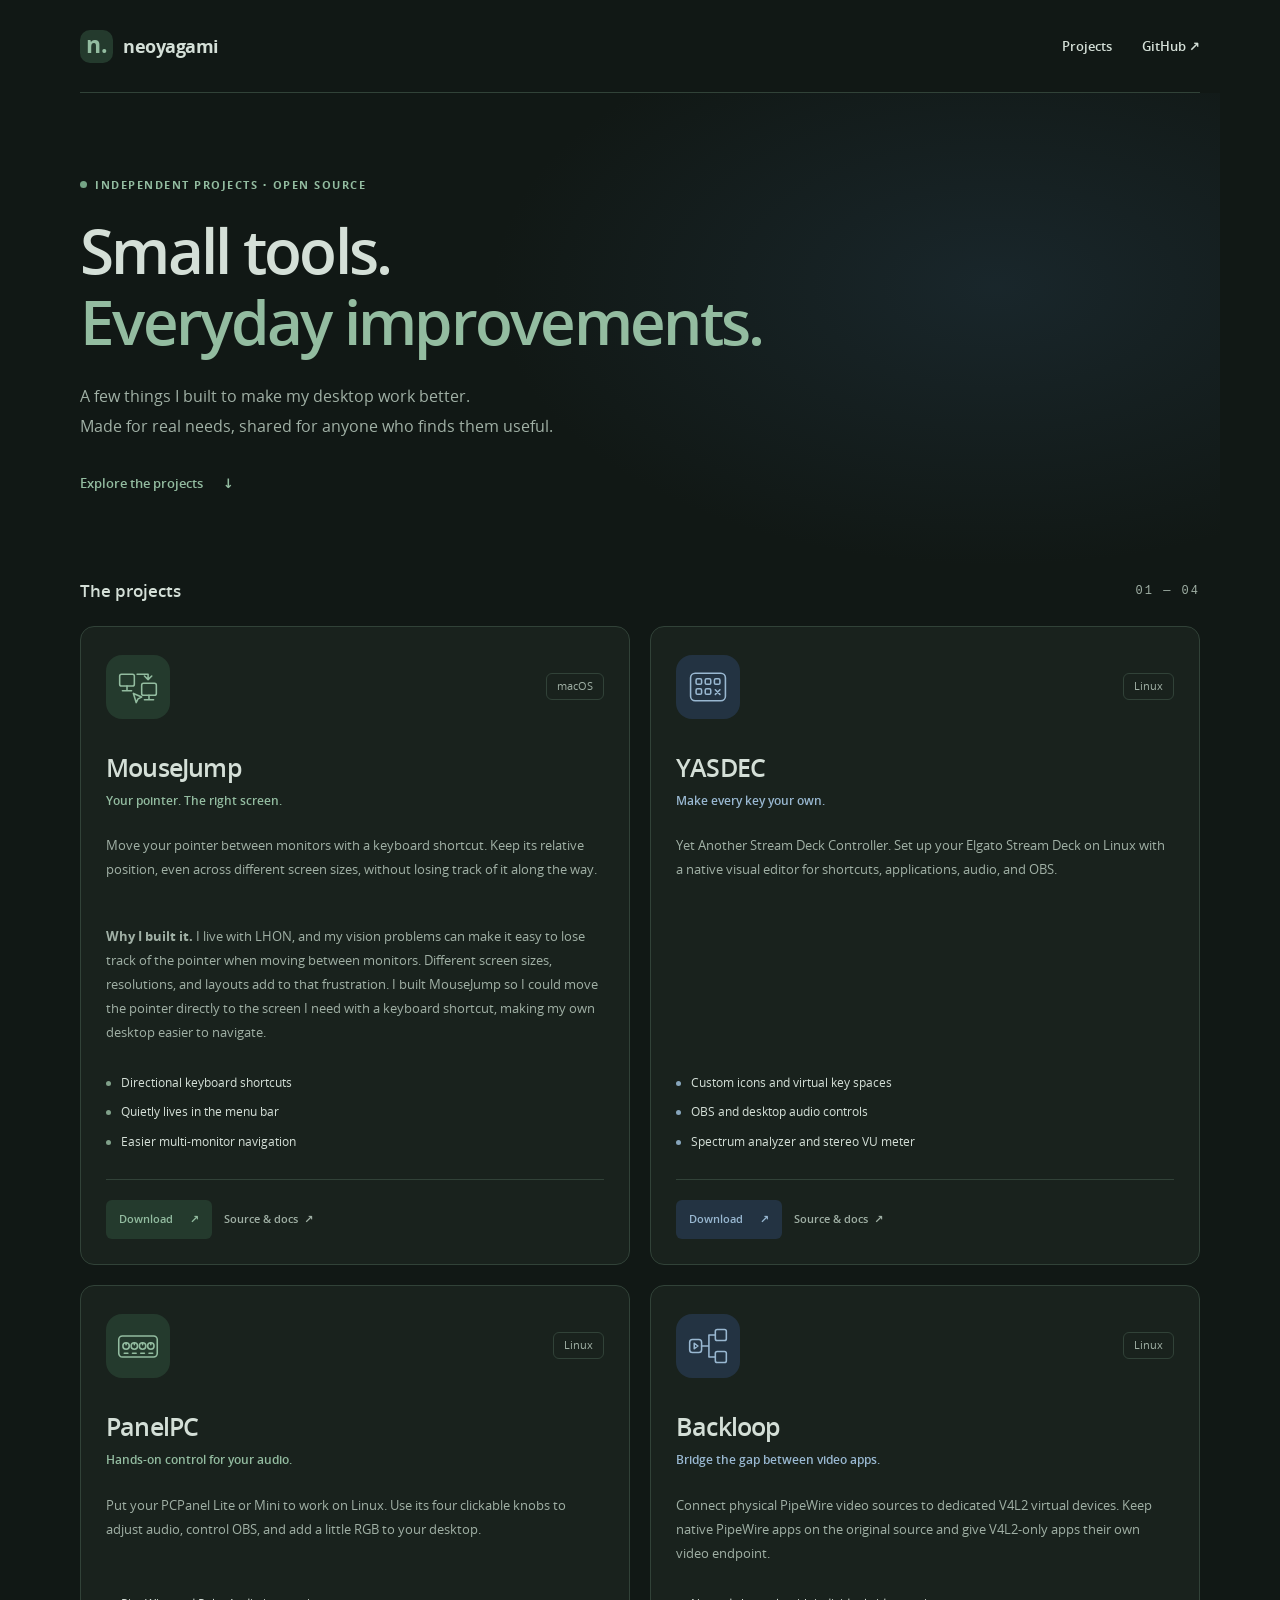
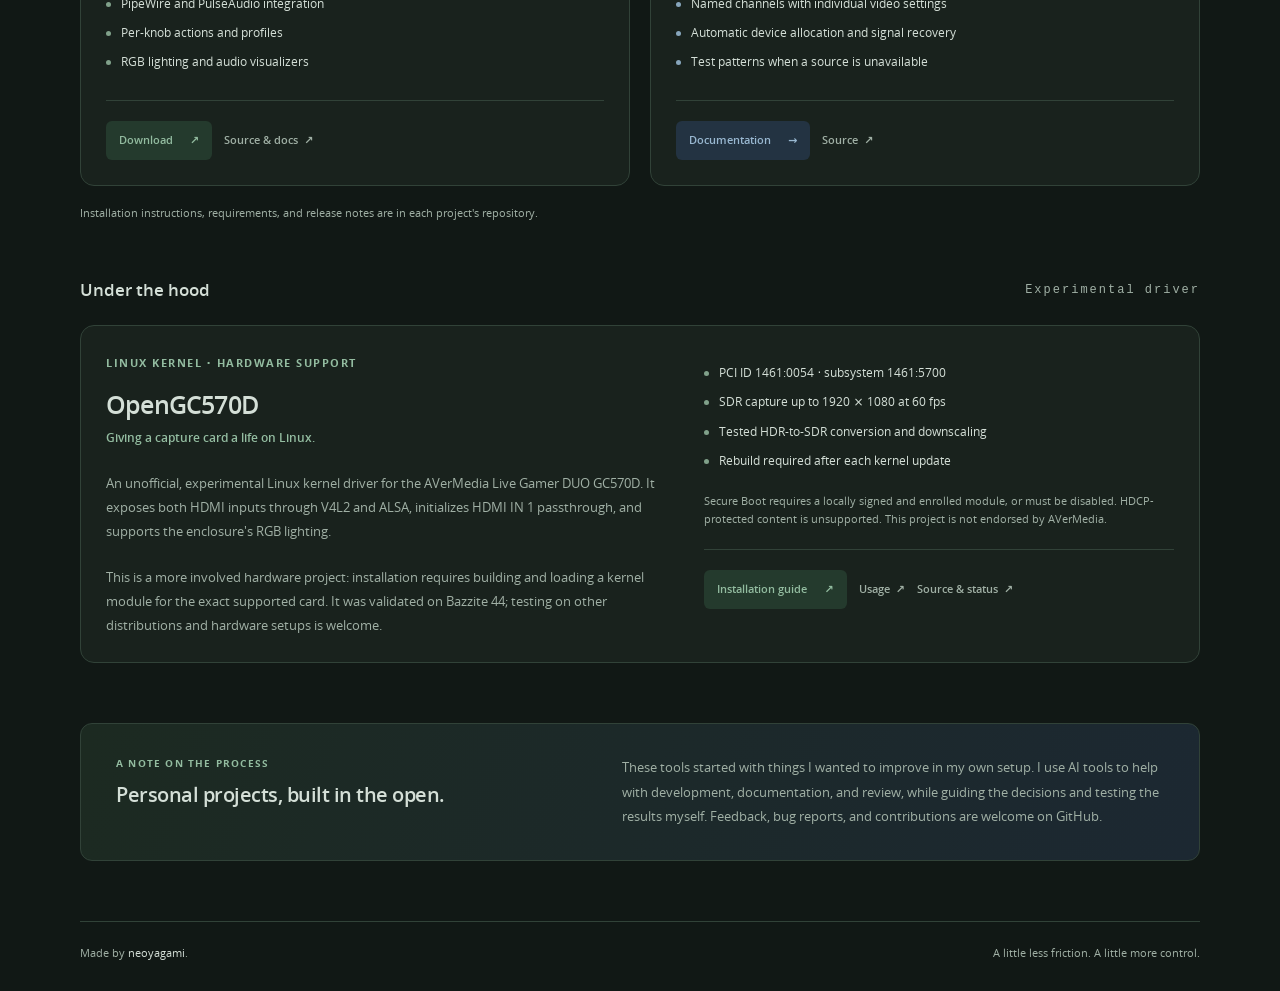
<file: index.html>
<!doctype html>
<html lang="en">
<head>
  <meta charset="utf-8">
  <meta name="viewport" content="width=device-width, initial-scale=1">
  <meta name="color-scheme" content="dark">
  <meta name="theme-color" content="#111815">
  <meta name="description" content="Small, open-source desktop tools by neoyagami. Discover MouseJump for macOS, and YASDEC, PanelPC, and Backloop for Linux.">
  <meta property="og:title" content="neoyagami — Small tools. Everyday improvements.">
  <meta property="og:description" content="Open-source tools for your screens, Stream Deck, desktop audio, and video routing.">
  <meta property="og:type" content="website">
  <meta property="og:url" content="https://neoyagami.github.io/">
  <title>neoyagami — Small tools. Everyday improvements.</title>
  <link rel="icon" href="images/favicon.svg" type="image/svg+xml">
  <link rel="stylesheet" href="stylesheets/styles.css?v=projects-2">
</head>
<body>
  <a class="skip-link" href="#main">Skip to content</a>
  <header class="site-header wrap">
    <a class="wordmark" href="./" aria-label="neoyagami home"><span class="brand-mark" aria-hidden="true">n.</span>neoyagami</a>
    <nav aria-label="Main navigation"><a href="#projects">Projects</a><a href="https://github.com/neoyagami">GitHub <span aria-hidden="true">↗</span></a></nav>
  </header>
  <main id="main" class="wrap">
    <section class="intro" aria-labelledby="intro-title">
      <p class="eyebrow"><span class="status-dot" aria-hidden="true"></span>Independent projects · Open source</p>
      <h1 id="intro-title">Small tools.<br><span>Everyday improvements.</span></h1>
      <p class="intro-copy">A few things I built to make my desktop work better.<br class="desktop-break"> Made for real needs, shared for anyone who finds them useful.</p>
      <a class="intro-link" href="#projects">Explore the projects <span aria-hidden="true">↓</span></a>
    </section>
    <section id="projects" aria-labelledby="projects-title">
      <div class="section-heading"><h2 id="projects-title">The projects</h2><span>01 — 04</span></div>
      <div class="project-grid">
        <article class="project-card">
          <div class="card-top">
            <div class="project-icon" aria-hidden="true"><svg viewBox="0 0 48 48" fill="none" stroke="currentColor" stroke-width="1.7" stroke-linecap="round" stroke-linejoin="round"><rect x="4" y="10" width="16" height="13" rx="2"/><path d="M12 23v5m-5 0h10"/><rect x="28" y="20" width="16" height="13" rx="2"/><path d="M36 33v5m-5 0h10M23 10h12v6m-4-4 4 4 4-4M19 31l3 10 2-4 4-2z"/></svg></div>
            <span class="platform">macOS</span>
          </div>
          <h3>MouseJump</h3>
          <p class="tagline">Your pointer. The right screen.</p>
          <p class="description">Move your pointer between monitors with a keyboard shortcut. Keep its relative position, even across different screen sizes, without losing track of it along the way.</p>
          <p class="description"><strong>Why I built it.</strong> I live with LHON, and my vision problems can make it easy to lose track of the pointer when moving between monitors. Different screen sizes, resolutions, and layouts add to that frustration. I built MouseJump so I could move the pointer directly to the screen I need with a keyboard shortcut, making my own desktop easier to navigate.</p>
          <ul class="features"><li>Directional keyboard shortcuts</li><li>Quietly lives in the menu bar</li><li>Easier multi-monitor navigation</li></ul>
          <div class="card-links"><a class="download" href="https://github.com/neoyagami/MouseJumpApp/releases/latest" aria-label="Download MouseJump">Download <span aria-hidden="true">↗</span></a><a class="source" href="https://github.com/neoyagami/MouseJumpApp" aria-label="View MouseJump source and documentation">Source &amp; docs <span aria-hidden="true">↗</span></a></div>
        </article>
        <article class="project-card blue-card">
          <div class="card-top">
            <div class="project-icon" aria-hidden="true"><svg viewBox="0 0 48 48" fill="none" stroke="currentColor" stroke-width="1.7" stroke-linecap="round" stroke-linejoin="round"><rect x="5" y="9" width="38" height="30" rx="5"/><rect x="11" y="15" width="6" height="6" rx="1.5"/><rect x="21" y="15" width="6" height="6" rx="1.5"/><rect x="31" y="15" width="6" height="6" rx="1.5"/><rect x="11" y="26" width="6" height="6" rx="1.5"/><rect x="21" y="26" width="6" height="6" rx="1.5"/><path d="m32 27 5 5m0-5-5 5"/></svg></div>
            <span class="platform">Linux</span>
          </div>
          <h3>YASDEC</h3>
          <p class="tagline">Make every key your own.</p>
          <p class="description">Yet Another Stream Deck Controller. Set up your Elgato Stream Deck on Linux with a native visual editor for shortcuts, applications, audio, and OBS.</p>
          <ul class="features"><li>Custom icons and virtual key spaces</li><li>OBS and desktop audio controls</li><li>Spectrum analyzer and stereo VU meter</li></ul>
          <div class="card-links"><a class="download" href="https://github.com/neoyagami/yasdec/releases/latest" aria-label="Download YASDEC">Download <span aria-hidden="true">↗</span></a><a class="source" href="https://github.com/neoyagami/yasdec" aria-label="View YASDEC source and documentation">Source &amp; docs <span aria-hidden="true">↗</span></a></div>
        </article>
        <article class="project-card">
          <div class="card-top">
            <div class="project-icon" aria-hidden="true"><svg viewBox="0 0 48 48" fill="none" stroke="currentColor" stroke-width="1.7" stroke-linecap="round" stroke-linejoin="round"><rect x="3" y="13" width="42" height="23" rx="4"/><circle cx="11" cy="24" r="3.5"/><circle cx="20" cy="24" r="3.5"/><circle cx="29" cy="24" r="3.5"/><circle cx="38" cy="24" r="3.5"/><path d="M11 20.5v2m9-2v2m9-2v2m9-2v2M9 32h4m5 0h4m5 0h4m5 0h4"/></svg></div>
            <span class="platform">Linux</span>
          </div>
          <h3>PanelPC</h3>
          <p class="tagline">Hands-on control for your audio.</p>
          <p class="description">Put your PCPanel Lite or Mini to work on Linux. Use its four clickable knobs to adjust audio, control OBS, and add a little RGB to your desktop.</p>
          <ul class="features"><li>PipeWire and PulseAudio integration</li><li>Per-knob actions and profiles</li><li>RGB lighting and audio visualizers</li></ul>
          <div class="card-links"><a class="download" href="https://github.com/neoyagami/PanelPCLlit/releases/latest" aria-label="Download PanelPC">Download <span aria-hidden="true">↗</span></a><a class="source" href="https://github.com/neoyagami/PanelPCLlit" aria-label="View PanelPC source and documentation">Source &amp; docs <span aria-hidden="true">↗</span></a></div>
        </article>
        <article class="project-card blue-card">
          <div class="card-top">
            <div class="project-icon" aria-hidden="true"><svg viewBox="0 0 48 48" fill="none" stroke="currentColor" stroke-width="1.7" stroke-linecap="round" stroke-linejoin="round"><rect x="4" y="17" width="13" height="14" rx="3"/><path d="M17 24h8m0 0V12h7m-7 12v12h7"/><rect x="32" y="6" width="12" height="12" rx="2"/><rect x="32" y="30" width="12" height="12" rx="2"/><path d="m9 21 4 3-4 3z"/></svg></div>
            <span class="platform">Linux</span>
          </div>
          <h3>Backloop</h3>
          <p class="tagline">Bridge the gap between video apps.</p>
          <p class="description">Connect physical PipeWire video sources to dedicated V4L2 virtual devices. Keep native PipeWire apps on the original source and give V4L2-only apps their own video endpoint.</p>
          <ul class="features"><li>Named channels with individual video settings</li><li>Automatic device allocation and signal recovery</li><li>Test patterns when a source is unavailable</li></ul>
          <div class="card-links"><a class="download" href="backloop.html">Documentation <span aria-hidden="true">→</span></a><a class="source" href="https://github.com/neoyagami/backloop" aria-label="View Backloop source">Source <span aria-hidden="true">↗</span></a></div>
        </article>
      </div>
      <p class="project-note">Installation instructions, requirements, and release notes are in each project's repository.</p>
    </section>
    <section class="driver-section" aria-labelledby="driver-title">
      <div class="section-heading"><h2 id="driver-title">Under the hood</h2><span>Experimental driver</span></div>
      <article class="project-card driver-card">
        <div>
          <p class="eyebrow">Linux kernel · Hardware support</p>
          <h3>OpenGC570D</h3>
          <p class="tagline">Giving a capture card a life on Linux.</p>
          <p class="description">An unofficial, experimental Linux kernel driver for the AVerMedia Live Gamer DUO GC570D. It exposes both HDMI inputs through V4L2 and ALSA, initializes HDMI IN 1 passthrough, and supports the enclosure's RGB lighting.</p>
          <p class="description">This is a more involved hardware project: installation requires building and loading a kernel module for the exact supported card. It was validated on Bazzite 44; testing on other distributions and hardware setups is welcome.</p>
        </div>
        <div>
          <ul class="features"><li>PCI ID 1461:0054 · subsystem 1461:5700</li><li>SDR capture up to 1920 × 1080 at 60 fps</li><li>Tested HDR-to-SDR conversion and downscaling</li><li>Rebuild required after each kernel update</li></ul>
          <p class="project-note">Secure Boot requires a locally signed and enrolled module, or must be disabled. HDCP-protected content is unsupported. This project is not endorsed by AVerMedia.</p>
          <div class="card-links"><a class="download" href="https://github.com/neoyagami/OpenGC570D/blob/main/docs/INSTALL.md">Installation guide <span aria-hidden="true">↗</span></a><a class="source" href="https://github.com/neoyagami/OpenGC570D/blob/main/docs/USAGE.md">Usage <span aria-hidden="true">↗</span></a><a class="source" href="https://github.com/neoyagami/OpenGC570D">Source &amp; status <span aria-hidden="true">↗</span></a></div>
        </div>
      </article>
    </section>
    <aside class="about" aria-labelledby="about-title">
      <div><p class="eyebrow">A note on the process</p><h2 id="about-title">Personal projects, built in the open.</h2></div>
      <p>These tools started with things I wanted to improve in my own setup. I use AI tools to help with development, documentation, and review, while guiding the decisions and testing the results myself. Feedback, bug reports, and contributions are welcome on GitHub.</p>
    </aside>
  </main>
  <footer class="site-footer wrap"><p>Made by <a href="https://github.com/neoyagami">neoyagami</a>.</p><p>A little less friction. A little more control.</p></footer>
</body>
</html>
</file>
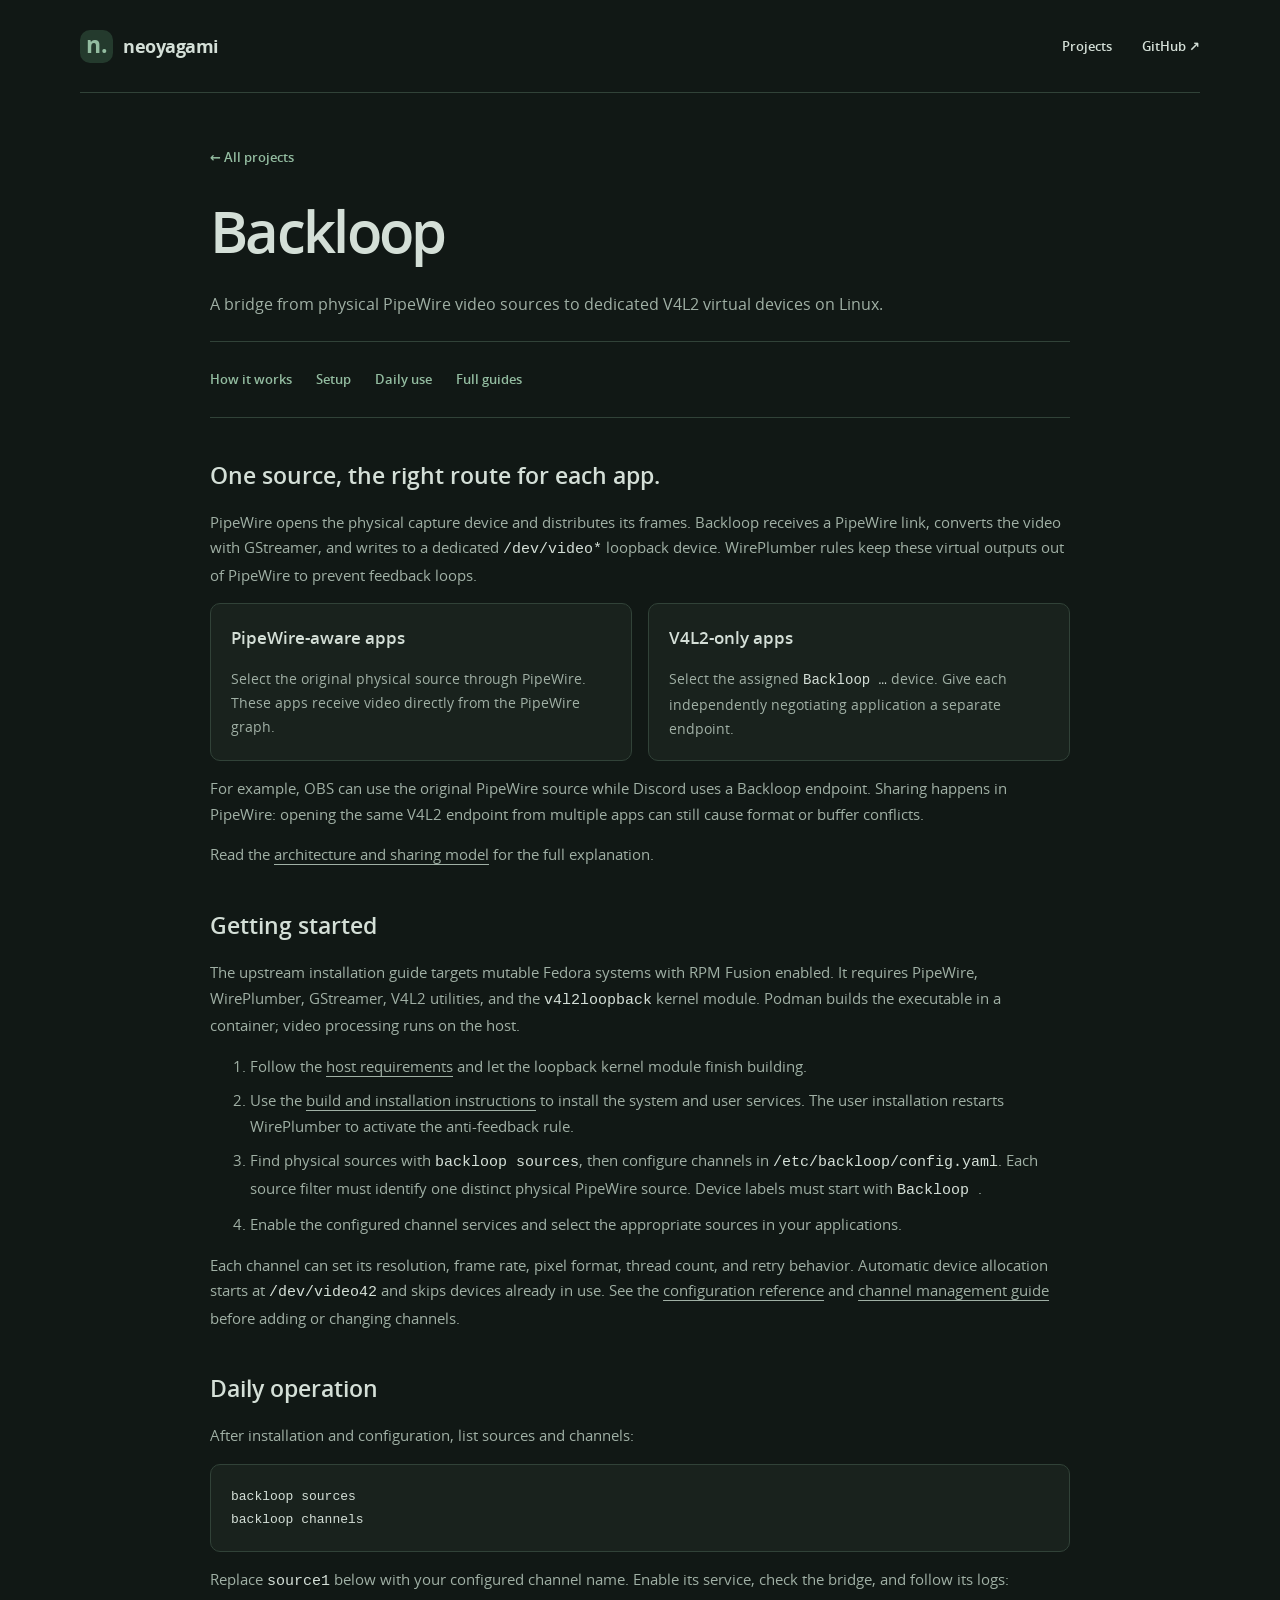
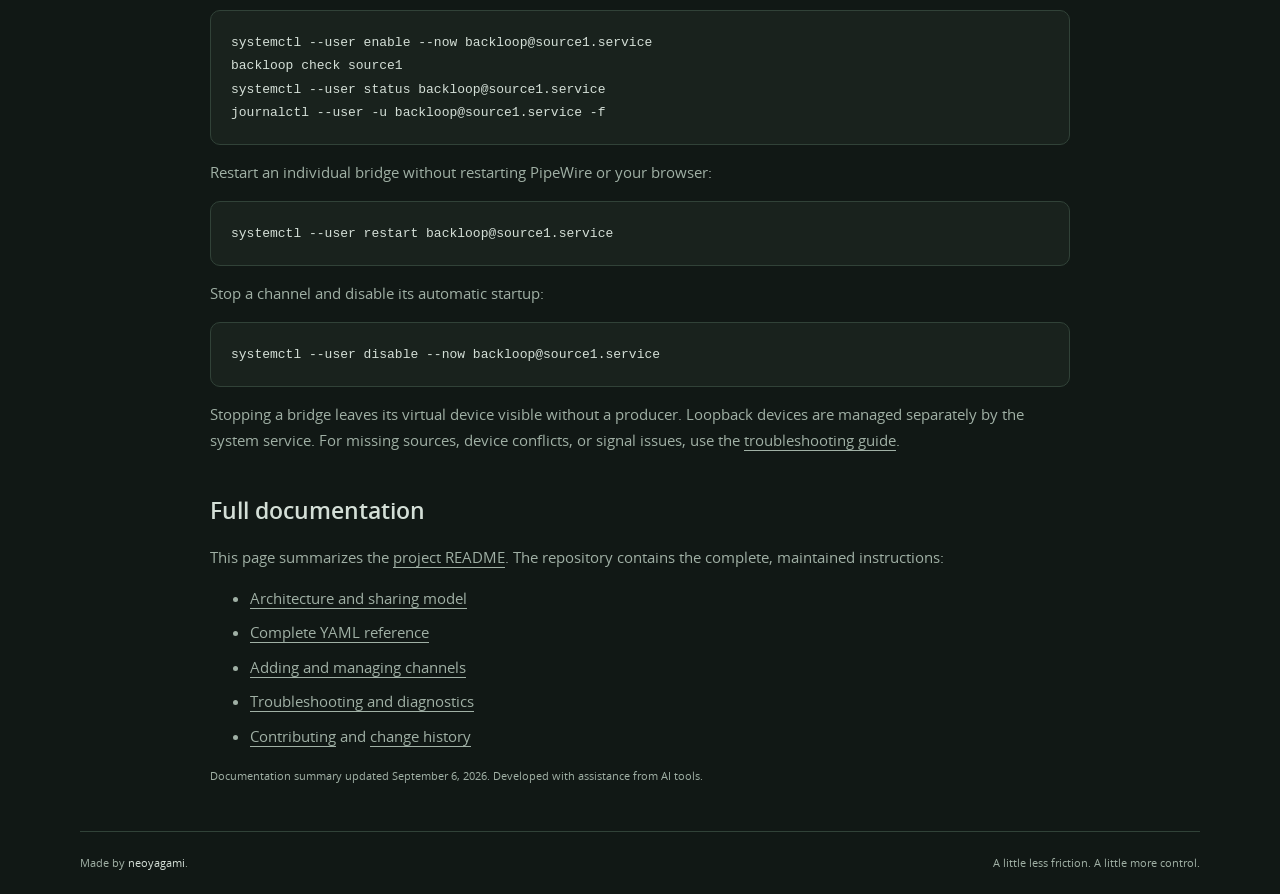
<file: backloop.html>
<!doctype html>
<html lang="en">
<head>
  <meta charset="utf-8">
  <meta name="viewport" content="width=device-width, initial-scale=1">
  <meta name="color-scheme" content="dark">
  <meta name="theme-color" content="#111815">
  <meta name="description" content="Backloop documentation: connect physical PipeWire video sources to dedicated V4L2 endpoints on Linux. Setup, routing, and daily operation.">
  <meta property="og:title" content="Backloop documentation — neoyagami">
  <meta property="og:description" content="A guide to bridging PipeWire video sources to V4L2 applications on Linux.">
  <meta property="og:type" content="website">
  <meta property="og:url" content="https://neoyagami.github.io/backloop.html">
  <title>Backloop documentation — neoyagami</title>
  <link rel="icon" href="images/favicon.svg" type="image/svg+xml">
  <link rel="stylesheet" href="stylesheets/styles.css?v=projects-2">
</head>
<body>
  <a class="skip-link" href="#main">Skip to content</a>
  <header class="site-header wrap">
    <a class="wordmark" href="./" aria-label="neoyagami home"><span class="brand-mark" aria-hidden="true">n.</span>neoyagami</a>
    <nav aria-label="Main navigation"><a href="./#projects">Projects</a><a href="https://github.com/neoyagami/backloop">GitHub <span aria-hidden="true">↗</span></a></nav>
  </header>
  <main id="main" class="wrap docs">
    <a class="intro-link" href="./#projects">← All projects</a>
    <h1>Backloop</h1>
    <p class="intro-copy">A bridge from physical PipeWire video sources to dedicated V4L2 virtual devices on Linux.</p>
    <nav class="doc-nav" aria-label="Documentation sections"><a href="#how-it-works">How it works</a><a href="#setup">Setup</a><a href="#operation">Daily use</a><a href="#guides">Full guides</a></nav>
    <section id="how-it-works" aria-labelledby="routing-title">
      <h2 id="routing-title">One source, the right route for each app.</h2>
      <p>PipeWire opens the physical capture device and distributes its frames. Backloop receives a PipeWire link, converts the video with GStreamer, and writes to a dedicated <code>/dev/video*</code> loopback device. WirePlumber rules keep these virtual outputs out of PipeWire to prevent feedback loops.</p>
      <div class="routing">
        <div><h3>PipeWire-aware apps</h3><p>Select the original physical source through PipeWire. These apps receive video directly from the PipeWire graph.</p></div>
        <div><h3>V4L2-only apps</h3><p>Select the assigned <code>Backloop …</code> device. Give each independently negotiating application a separate endpoint.</p></div>
      </div>
      <p>For example, OBS can use the original PipeWire source while Discord uses a Backloop endpoint. Sharing happens in PipeWire: opening the same V4L2 endpoint from multiple apps can still cause format or buffer conflicts.</p>
      <p>Read the <a href="https://github.com/neoyagami/backloop/blob/main/docs/ARCHITECTURE.md">architecture and sharing model</a> for the full explanation.</p>
    </section>
    <section id="setup" aria-labelledby="setup-title">
      <h2 id="setup-title">Getting started</h2>
      <p>The upstream installation guide targets mutable Fedora systems with RPM Fusion enabled. It requires PipeWire, WirePlumber, GStreamer, V4L2 utilities, and the <code>v4l2loopback</code> kernel module. Podman builds the executable in a container; video processing runs on the host.</p>
      <ol>
        <li>Follow the <a href="https://github.com/neoyagami/backloop#fedora-host-requirements">host requirements</a> and let the loopback kernel module finish building.</li>
        <li>Use the <a href="https://github.com/neoyagami/backloop#build-and-install">build and installation instructions</a> to install the system and user services. The user installation restarts WirePlumber to activate the anti-feedback rule.</li>
        <li>Find physical sources with <code>backloop sources</code>, then configure channels in <code>/etc/backloop/config.yaml</code>. Each source filter must identify one distinct physical PipeWire source. Device labels must start with <code>Backloop </code>.</li>
        <li>Enable the configured channel services and select the appropriate sources in your applications.</li>
      </ol>
      <p>Each channel can set its resolution, frame rate, pixel format, thread count, and retry behavior. Automatic device allocation starts at <code>/dev/video42</code> and skips devices already in use. See the <a href="https://github.com/neoyagami/backloop/blob/main/docs/CONFIGURATION.md">configuration reference</a> and <a href="https://github.com/neoyagami/backloop/blob/main/docs/ADDING-CHANNELS.md">channel management guide</a> before adding or changing channels.</p>
    </section>
    <section id="operation" aria-labelledby="operation-title">
      <h2 id="operation-title">Daily operation</h2>
      <p>After installation and configuration, list sources and channels:</p>
      <pre><code>backloop sources
backloop channels</code></pre>
      <p>Replace <code>source1</code> below with your configured channel name. Enable its service, check the bridge, and follow its logs:</p>
      <pre><code>systemctl --user enable --now backloop@source1.service
backloop check source1
systemctl --user status backloop@source1.service
journalctl --user -u backloop@source1.service -f</code></pre>
      <p>Restart an individual bridge without restarting PipeWire or your browser:</p>
      <pre><code>systemctl --user restart backloop@source1.service</code></pre>
      <p>Stop a channel and disable its automatic startup:</p>
      <pre><code>systemctl --user disable --now backloop@source1.service</code></pre>
      <p>Stopping a bridge leaves its virtual device visible without a producer. Loopback devices are managed separately by the system service. For missing sources, device conflicts, or signal issues, use the <a href="https://github.com/neoyagami/backloop/blob/main/docs/TROUBLESHOOTING.md">troubleshooting guide</a>.</p>
    </section>
    <section id="guides" aria-labelledby="guides-title">
      <h2 id="guides-title">Full documentation</h2>
      <p>This page summarizes the <a href="https://github.com/neoyagami/backloop#readme">project README</a>. The repository contains the complete, maintained instructions:</p>
      <ul>
        <li><a href="https://github.com/neoyagami/backloop/blob/main/docs/ARCHITECTURE.md">Architecture and sharing model</a></li>
        <li><a href="https://github.com/neoyagami/backloop/blob/main/docs/CONFIGURATION.md">Complete YAML reference</a></li>
        <li><a href="https://github.com/neoyagami/backloop/blob/main/docs/ADDING-CHANNELS.md">Adding and managing channels</a></li>
        <li><a href="https://github.com/neoyagami/backloop/blob/main/docs/TROUBLESHOOTING.md">Troubleshooting and diagnostics</a></li>
        <li><a href="https://github.com/neoyagami/backloop/blob/main/CONTRIBUTING.md">Contributing</a> and <a href="https://github.com/neoyagami/backloop/blob/main/CHANGELOG.md">change history</a></li>
      </ul>
      <p class="project-note">Documentation summary updated September 6, 2026. Developed with assistance from AI tools.</p>
    </section>
  </main>
  <footer class="site-footer wrap"><p>Made by <a href="https://github.com/neoyagami">neoyagami</a>.</p><p>A little less friction. A little more control.</p></footer>
</body>
</html>
</file>
<file: stylesheets/styles.css>
:root {
  color-scheme: dark;
  --background: #111815;
  --surface: #19221d;
  --ink: #d4dfd7;
  --muted: #a0b0a5;
  --green: #93bca0;
  --green-soft: #243a2d;
  --blue: #99b8d1;
  --blue-soft: #233342;
  --line: #314238;
}
@font-face { font-family: "Open Sans"; src: url("../fonts/OpenSans-Regular-webfont.woff") format("woff"); font-style: normal; font-weight: 400; font-display: swap; }
@font-face { font-family: "Open Sans"; src: url("../fonts/OpenSans-Semibold-webfont.woff") format("woff"); font-style: normal; font-weight: 600; font-display: swap; }
@font-face { font-family: "Open Sans"; src: url("../fonts/OpenSans-Bold-webfont.woff") format("woff"); font-style: normal; font-weight: 700; font-display: swap; }
* { box-sizing: border-box; }
html { scroll-behavior: smooth; scroll-padding-top: 30px; }
body { margin: 0; background: var(--background); color: var(--ink); font-family: "Open Sans", system-ui, -apple-system, BlinkMacSystemFont, "Segoe UI", sans-serif; font-size: 15px; line-height: 1.7; }
a { color: inherit; text-underline-offset: 4px; }
a:hover { color: var(--green); }
a:focus-visible { outline: 3px solid var(--blue); outline-offset: 5px; border-radius: 3px; }
::selection { background: #365442; color: #e0e9e2; }
.wrap { width: min(1120px, calc(100% - 64px)); margin-inline: auto; }
.skip-link { position: absolute; left: 16px; top: -100px; z-index: 2; padding: 12px 20px; background: var(--surface); }
.skip-link:focus { top: 12px; }
.site-header { display: flex; align-items: center; justify-content: space-between; padding-block: 27px; border-bottom: 1px solid var(--line); }
.wordmark { display: inline-flex; align-items: center; gap: 10px; text-decoration: none; font-weight: 700; letter-spacing: -.5px; font-size: 18px; }
.brand-mark { display: grid; place-items: center; width: 33px; height: 33px; border-radius: 10px; background: var(--green-soft); color: var(--green); font-size: 23px; line-height: 1; padding-bottom: 4px; }
nav { display: flex; gap: 30px; font-size: 13px; font-weight: 600; }
nav a { padding-block: 8px; text-decoration: none; }
nav a:hover, .source:hover { text-decoration: underline; }
.intro { position: relative; isolation: isolate; padding-block: 83px 75px; }
.intro::before { content: ""; position: absolute; z-index: -1; inset: 0 -20px 0 35%; background: radial-gradient(ellipse at 70% 40%, #29435755, transparent 68%); pointer-events: none; }
.eyebrow { margin: 0 0 20px; color: var(--green); font-size: 11px; font-weight: 700; letter-spacing: 1.5px; text-transform: uppercase; }
.status-dot { display: inline-block; width: 7px; height: 7px; border-radius: 50%; margin-right: 8px; background: #75a486; vertical-align: 1px; }
h1 { margin: 0; font-size: clamp(38px, 5.1vw, 62px); font-weight: 600; line-height: 1.15; letter-spacing: -2.7px; }
h1 span { color: var(--green); }
.intro-copy { margin: 25px 0 22px; max-width: 640px; font-size: 16px; color: var(--muted); line-height: 1.85; }
.intro-link { display: inline-flex; gap: 20px; align-items: center; padding-block: 8px; color: var(--green); text-decoration: none; font-size: 13px; font-weight: 600; }
.intro-link:hover { text-decoration: underline; }
.section-heading { display: flex; align-items: center; justify-content: space-between; margin-bottom: 20px; }
.section-heading h2 { margin: 0; font-size: 17px; font-weight: 600; }
.section-heading > span { color: var(--muted); font-family: monospace; font-size: 12px; letter-spacing: 2px; }
.project-grid { display: grid; grid-template-columns: repeat(2, minmax(0, 1fr)); gap: 20px; }
.project-card { display: flex; flex-direction: column; padding: 28px 25px 25px; background: var(--surface); border: 1px solid var(--line); border-radius: 14px; }
.card-top { display: flex; align-items: center; justify-content: space-between; margin-bottom: 27px; }
.project-icon { width: 64px; height: 64px; display: grid; place-items: center; border-radius: 16px; color: var(--green); background: var(--green-soft); }
.project-icon svg { width: 44px; height: 44px; }
.blue-card .project-icon { color: var(--blue); background: var(--blue-soft); }
.platform { padding: 3px 10px; border: 1px solid var(--line); border-radius: 6px; font-size: 11px; color: var(--muted); }
h3 { margin: 0 0 3px; font-weight: 600; font-size: 25px; letter-spacing: -.8px; }
.tagline { margin: 0; font-size: 12px; color: var(--green); font-weight: 600; }
.blue-card .tagline { color: var(--blue); }
.description { margin: 22px 0 20px; font-size: 13px; line-height: 1.85; color: var(--muted); }
.features { list-style: none; margin: auto 0 27px; padding: 0; font-size: 12px; }
.features li { position: relative; padding-left: 15px; margin-top: 9px; }
.features li::before { content: ""; position: absolute; top: 8px; left: 0; width: 5px; height: 5px; border-radius: 50%; background: #80a18a; }
.blue-card .features li::before { background: #87a6bc; }
.card-links { display: flex; align-items: center; flex-wrap: wrap; gap: 12px; padding-top: 20px; border-top: 1px solid var(--line); font-size: 11px; font-weight: 600; }
.download { display: inline-flex; align-items: center; gap: 17px; padding: 10px 13px; border-radius: 6px; background: var(--green-soft); color: var(--green); text-decoration: none; }
.download:hover { background: #304b3a; color: #b5d5bf; }
.blue-card .download { background: var(--blue-soft); color: var(--blue); }
.blue-card .download:hover { background: #30465a; }
.source { padding-block: 10px; color: var(--muted); text-decoration: none; }
.source span { margin-left: 3px; }
.project-note { margin: 18px 0 0; color: var(--muted); font-size: 11px; }
.about { display: grid; grid-template-columns: 1fr 1.2fr; align-items: start; gap: 55px; margin-block: 60px; padding: 31px 35px; border: 1px solid var(--line); border-radius: 12px; background: linear-gradient(110deg, #1c2a21, #1c2832); }
.about .eyebrow { margin-bottom: 8px; font-size: 10px; letter-spacing: 1.2px; }
.about h2 { margin: 0; font-size: 20px; font-weight: 600; letter-spacing: -.5px; line-height: 1.5; }
.about > p { margin: 0; font-size: 13px; color: var(--muted); line-height: 1.9; }
.site-footer { display: flex; justify-content: space-between; gap: 20px; border-top: 1px solid var(--line); padding-block: 22px 28px; font-size: 11px; color: var(--muted); }
.site-footer p { margin: 0; }
.site-footer a { color: var(--ink); text-decoration: none; }
.site-footer a:hover { text-decoration: underline; }
@media (max-width: 1000px) {
  .project-grid { gap: 14px; }
  .project-card { padding: 23px 19px; }
  .about { gap: 30px; }
}
@media (max-width: 760px) {
  .wrap { width: calc(100% - 40px); }
  .site-header { padding-block: 21px; }
  nav { gap: 19px; font-size: 12px; }
  .wordmark { font-size: 16px; }
  .intro { padding-block: 56px; }
  h1 { letter-spacing: -1.7px; }
  .intro-copy { font-size: 15px; }
  .desktop-break { display: none; }
  .project-grid { grid-template-columns: 1fr; gap: 18px; }
  .project-card { padding: 26px; }
  .card-top { margin-bottom: 20px; }
  .description { font-size: 14px; }
  .features { font-size: 13px; }
  .card-links { font-size: 12px; gap: 22px; }
  .about { grid-template-columns: 1fr; gap: 17px; padding: 26px; margin-block: 38px; }
  .site-footer { flex-direction: column; gap: 7px; }
}
@media (prefers-reduced-motion: reduce) { html { scroll-behavior: auto; } }

/* Documentation uses the same dark palette as the project overview. */
.docs { max-width: 860px; padding-block: 45px; }
.docs h1 { font-size: clamp(38px, 6vw, 58px); margin-top: 22px; }
.docs h2 { margin: 0 0 14px; font-size: 23px; font-weight: 600; }
.docs section { margin-top: 38px; }
.docs p, .docs li { color: var(--muted); }
.docs .intro-copy { max-width: none; }
.docs .doc-nav { display: flex; flex-wrap: wrap; gap: 12px 24px; padding-block: 18px; border-block: 1px solid var(--line); }
.docs .doc-nav a { color: var(--green); }
.docs code { color: var(--ink); overflow-wrap: anywhere; }
.docs pre { overflow-x: auto; padding: 20px; border: 1px solid var(--line); border-radius: 10px; background: var(--surface); line-height: 1.8; font-size: 13px; }
.docs pre code { overflow-wrap: normal; }
.docs .routing { display: grid; grid-template-columns: 1fr 1fr; gap: 16px; }
.docs .routing > div { padding: 20px; background: var(--surface); border: 1px solid var(--line); border-radius: 10px; }
.docs .routing h3 { font-size: 17px; letter-spacing: 0; }
.docs .routing p { margin-bottom: 0; font-size: 14px; }
.docs li { margin-block: 9px; }
@media (max-width: 760px) { .docs .routing { grid-template-columns: 1fr; } }

.driver-section { margin-top: 54px; }
.driver-card { display: grid; grid-template-columns: 1.2fr 1fr; gap: 35px; }
.driver-card .eyebrow { margin-bottom: 10px; }
.driver-card .description:last-child { margin-bottom: 0; }
.driver-card .features { margin-bottom: 20px; }
.driver-card .project-note { margin-bottom: 20px; }
@media (max-width: 760px) {
  .driver-card { grid-template-columns: 1fr; gap: 20px; }
  .driver-section .section-heading { align-items: start; gap: 16px; }
  .driver-section .section-heading > span { text-align: right; letter-spacing: 0; }
}
</file>
